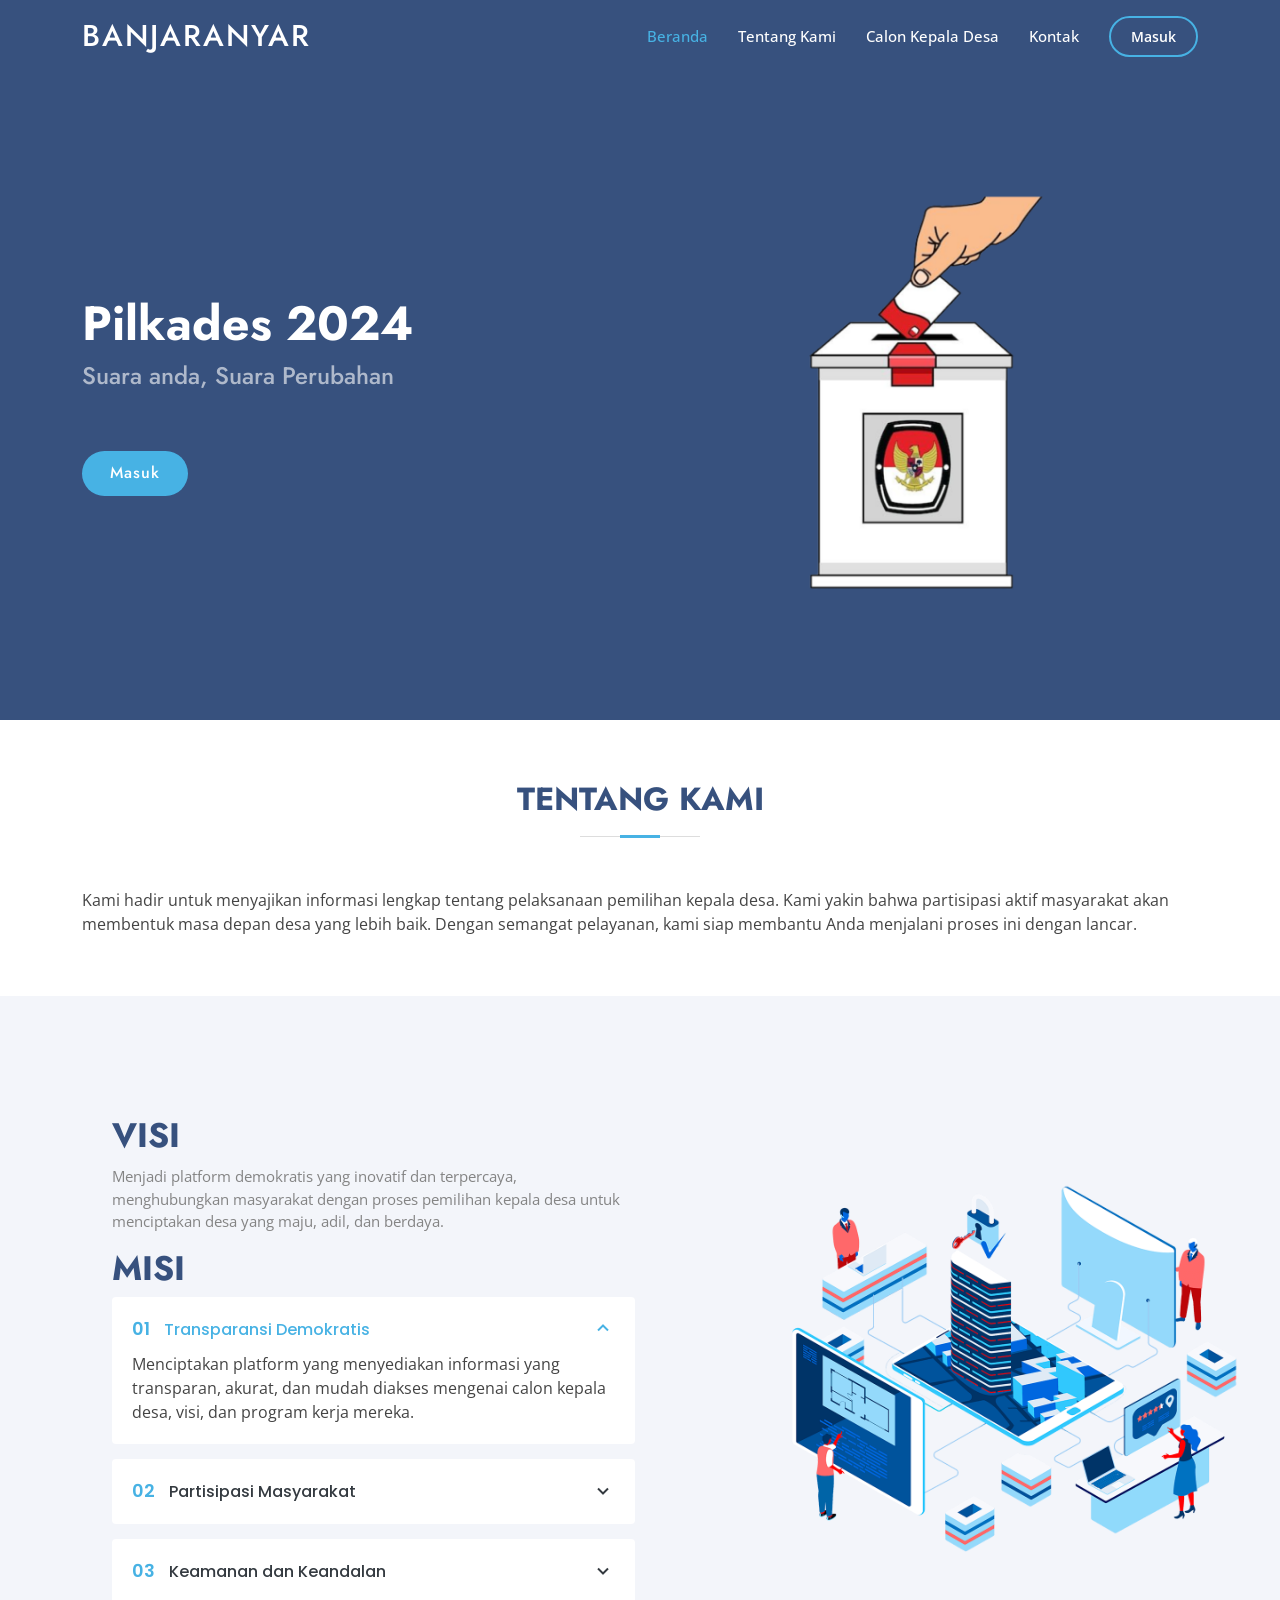
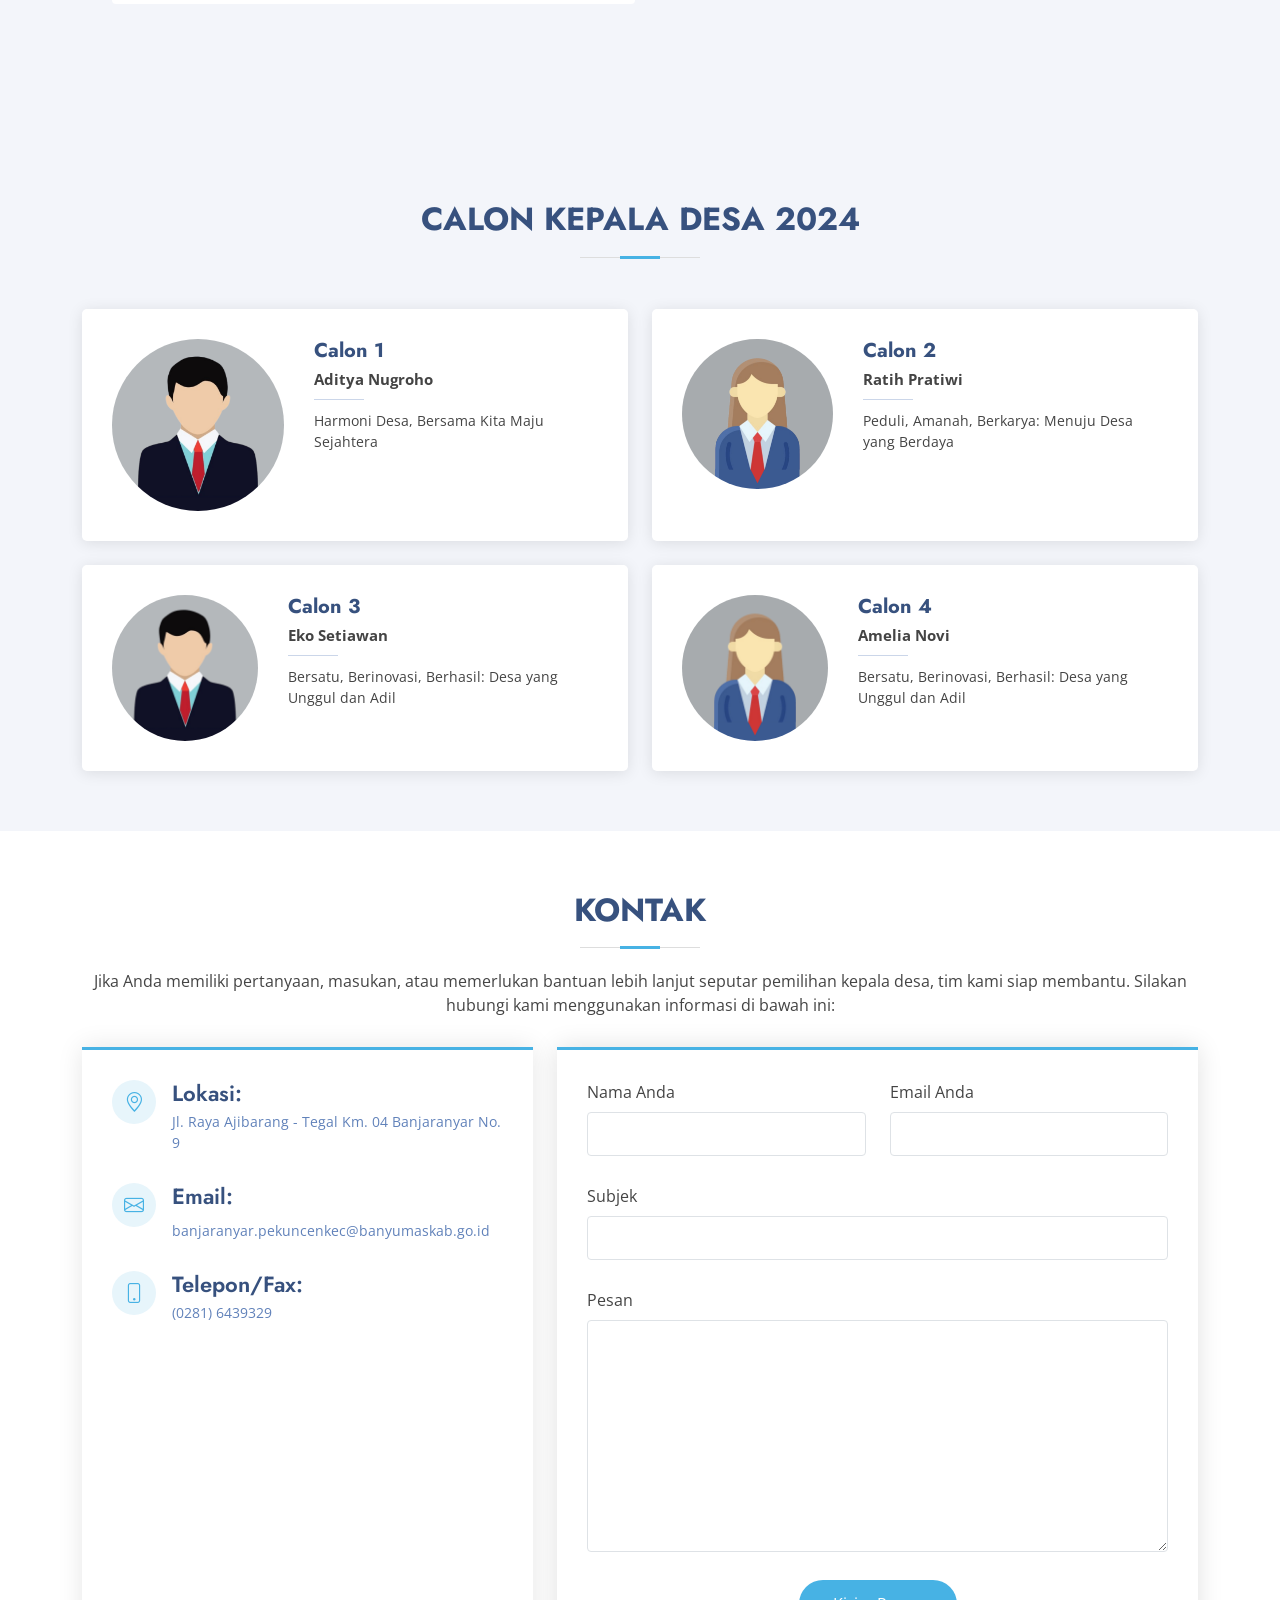
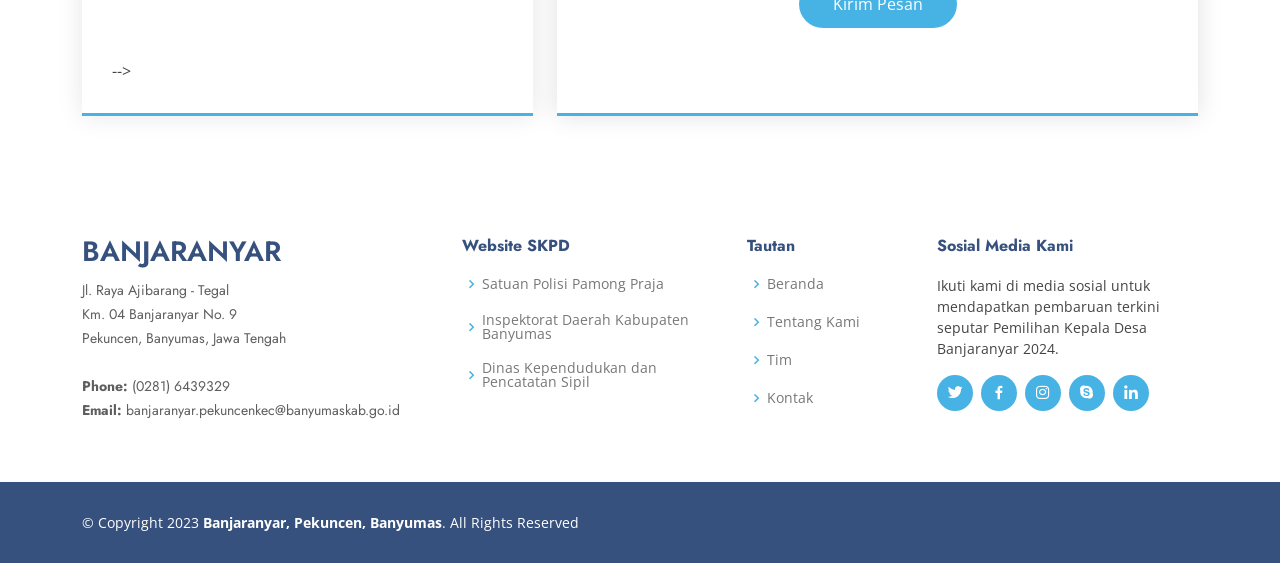
<file: index.html>
<!DOCTYPE html>
<html lang="en">

<head>
  <meta charset="utf-8">
  <meta content="width=device-width, initial-scale=1.0" name="viewport">

  <title>Pemilihan Kepala Desa Banjaranyar</title>
  <meta content="" name="description">
  <meta content="" name="keywords">

  <!-- Favicons -->
  <link href="logokpu.png" rel="icon">
  <link href="logokpu.png" rel="apple-touch-icon">

  <!-- Google Fonts -->
  <link href="https://fonts.googleapis.com/css?family=Open+Sans:300,300i,400,400i,600,600i,700,700i|Jost:300,300i,400,400i,500,500i,600,600i,700,700i|Poppins:300,300i,400,400i,500,500i,600,600i,700,700i" rel="stylesheet">

  <!-- Vendor CSS Files -->
  <link href="landing/assets/vendor/aos/aos.css" rel="stylesheet">
  <link href="landing/assets/vendor/bootstrap/css/bootstrap.min.css" rel="stylesheet">
  <link href="landing/assets/vendor/bootstrap-icons/bootstrap-icons.css" rel="stylesheet">
  <link href="landing/assets/vendor/boxicons/css/boxicons.min.css" rel="stylesheet">
  <link href="landing/assets/vendor/glightbox/css/glightbox.min.css" rel="stylesheet">
  <link href="landing/assets/vendor/remixicon/remixicon.css" rel="stylesheet">
  <link href="landing/assets/vendor/swiper/swiper-bundle.min.css" rel="stylesheet">

  <!-- Template Main CSS File -->
  <link href="landing/assets/css/style.css" rel="stylesheet">

  <!-- =======================================================
  * Template Name: Arsha
  * Updated: Sep 18 2023 with Bootstrap v5.3.2
  * Template URL: https://bootstrapmade.com/arsha-free-bootstrap-html-template-corporate/
  * Author: BootstrapMade.com
  * License: https://bootstrapmade.com/license/
  ======================================================== -->
</head>

<body>

  <!-- ======= Header ======= -->
  <header id="header" class="fixed-top ">
    <div class="container d-flex align-items-center">

      <h1 class="logo me-auto"><a href="index.html">Banjaranyar</a></h1>
      <!-- <h6>Jl. Raya Banjaranyar e-mail : banjaranyar.pekuncenkec@banyumaskab.go.id</h6> -->
      <!-- Uncomment below if you prefer to use an image logo -->
      <!-- <a href="index.html" class="logo me-auto"><img src="landing/assets/img/logo.png" alt="" class="img-fluid"></a>-->

      <nav id="navbar" class="navbar">
        <ul>
          <li><a class="nav-link scrollto active" href="#hero">Beranda</a></li>
          <li><a class="nav-link scrollto" href="#about">Tentang Kami</a></li>
          <li><a class="nav-link scrollto" href="#calon">Calon Kepala Desa</a></li>
          <!-- <li class="dropdown"><a href="#"><span>Drop Down</span> <i class="bi bi-chevron-down"></i></a>
            <ul>
              <li><a href="#">Drop Down 1</a></li>
              <li class="dropdown"><a href="#"><span>Deep Drop Down</span> <i class="bi bi-chevron-right"></i></a>
                <ul>
                  <li><a href="#">Deep Drop Down 1</a></li>
                  <li><a href="#">Deep Drop Down 2</a></li>
                  <li><a href="#">Deep Drop Down 3</a></li>
                  <li><a href="#">Deep Drop Down 4</a></li>
                  <li><a href="#">Deep Drop Down 5</a></li>
                </ul>
              </li>
              <li><a href="#">Drop Down 2</a></li>
              <li><a href="#">Drop Down 3</a></li>
              <li><a href="#">Drop Down 4</a></li>
            </ul>
          </li> -->
          <li><a class="nav-link scrollto" href="#contact">Kontak</a></li>
          <li><a class="getstarted scrollto" href="sign-in.html">Masuk</a></li>
        </ul>
        <i class="bi bi-list mobile-nav-toggle"></i>
      </nav><!-- .navbar -->

    </div>
  </header><!-- End Header -->

  <!-- ======= Hero Section ======= -->
  <section id="hero" class="d-flex align-items-center">

    <div class="container">
      <div class="row">
        <div class="col-lg-6 d-flex flex-column justify-content-center pt-4 pt-lg-0 order-2 order-lg-1" data-aos="fade-up" data-aos-delay="200">
          <h1>Pilkades 2024</h1>
          <h2>Suara anda, Suara Perubahan</h2>
          <div class="d-flex justify-content-center justify-content-lg-start">
            <a href="sign-in.html" class="btn-get-started scrollto">Masuk</a>
            <!-- <a href="https://www.youtube.com/watch?v=jDDaplaOz7Q" class="glightbox btn-watch-video"><i class="bi bi-play-circle"></i><span>Watch Video</span></a> -->
          </div>
        </div>
        <div class="col-lg-6 order-1 order-lg-2 hero-img" data-aos="zoom-in" data-aos-delay="200">
          <img src="landing/assets/img/kotaksuarabg.png" class="img-fluid animated" alt="">
        </div>
      </div>
    </div>

  </section><!-- End Hero -->

  <main id="main">

    <!-- ======= About Us Section ======= -->
    <section id="about" class="about">
      <div class="container" data-aos="fade-up">

        <div class="section-title">
          <h2>Tentang Kami</h2>
        </div>

        <div class="row content align-items-center">
          <div class="col-lg-14">
            <p>
              Kami hadir untuk menyajikan informasi lengkap tentang pelaksanaan pemilihan kepala desa. Kami yakin bahwa partisipasi aktif masyarakat akan membentuk masa depan desa yang lebih baik.
              Dengan semangat pelayanan, kami siap membantu Anda menjalani proses ini dengan lancar.
            </p>
        </div>
      </div>
    </section>
    <!-- End About Us Section -->

    <!-- ======= Why Us Section ======= -->
    <section id="why-us" class="why-us section-bg">
      <div class="container-fluid" data-aos="fade-up">

        <div class="row">
          <div class="col-lg-7 d-flex flex-column justify-content-center align-items-stretch  order-2 order-lg-1">

            <div class="content">
              <h3><strong>VISI</strong></h3>
              <p>
                Menjadi platform demokratis yang inovatif dan terpercaya, menghubungkan masyarakat dengan proses pemilihan kepala desa untuk menciptakan desa yang maju, adil, dan berdaya.
              </p>
              <h3><strong>MISI</strong></h3>
            </div>

            <div class="accordion-list">
              <ul>
                <li>
                  <a data-bs-toggle="collapse" class="collapse" data-bs-target="#accordion-list-1"><span>01</span> Transparansi Demokratis <i class="bx bx-chevron-down icon-show"></i><i class="bx bx-chevron-up icon-close"></i></a>
                  <div id="accordion-list-1" class="collapse show" data-bs-parent=".accordion-list">
                    <p>
                      Menciptakan platform yang menyediakan informasi yang transparan, akurat, dan mudah diakses mengenai calon kepala desa, visi, dan program kerja mereka.
                    </p>
                  </div>
                </li>

                <li>
                  <a data-bs-toggle="collapse" data-bs-target="#accordion-list-2" class="collapsed"><span>02</span> Partisipasi Masyarakat <i class="bx bx-chevron-down icon-show"></i><i class="bx bx-chevron-up icon-close"></i></a>
                  <div id="accordion-list-2" class="collapse" data-bs-parent=".accordion-list">
                    <p>
                      Mendorong partisipasi aktif masyarakat dalam proses demokratis melalui penyediaan informasi, forum diskusi, dan mekanisme umpan balik yang terbuka.
                    </p>
                  </div>
                </li>

                <li>
                  <a data-bs-toggle="collapse" data-bs-target="#accordion-list-3" class="collapsed"><span>03</span> Keamanan dan Keandalan <i class="bx bx-chevron-down icon-show"></i><i class="bx bx-chevron-up icon-close"></i></a>
                  <div id="accordion-list-3" class="collapse" data-bs-parent=".accordion-list">
                    <p>
                      Menyediakan sistem pemilihan online yang aman, handal, dan tahan terhadap kecurangan untuk memastikan integritas hasil pemilihan.
                    </p>
                  </div>
                </li>

              </ul>
            </div>

          </div>

          <div class="col-lg-5 align-items-stretch order-1 order-lg-2 img" style='background-image: url("landing/assets/img/why-us.png");' data-aos="zoom-in" data-aos-delay="150">&nbsp;</div>
        </div>

      </div>
    </section>
    <!-- End Why Us Section -->

    <!-- ======= Team Section ======= -->
    <section id="calon" class="team section-bg">
      <div class="container" data-aos="fade-up">

        <div class="section-title">
          <h2>Calon Kepala Desa 2024</h2>
        </div>

        <div class="row">

          <div class="col-lg-6" data-aos="zoom-in" data-aos-delay="100">
            <div class="member d-flex align-items-start">
              <div class="pic"><img src="assets/foto/Fotocowo.png" class="img-fluid" alt=""></div>
              <div class="member-info">
                <h4>Calon 1</h4>
                <span>
                  <strong>Aditya Nugroho</strong>
                </span>
                <p>Harmoni Desa, Bersama Kita Maju Sejahtera</p>
                <!-- <div class="social">
                  <a href=""><i class="ri-twitter-fill"></i></a>
                  <a href=""><i class="ri-facebook-fill"></i></a>
                  <a href=""><i class="ri-instagram-fill"></i></a>
                  <a href=""> <i class="ri-linkedin-box-fill"></i> </a>
                </div> -->
              </div>
            </div>
          </div>

          <div class="col-lg-6 mt-4 mt-lg-0" data-aos="zoom-in" data-aos-delay="200">
            <div class="member d-flex align-items-start">
              <div class="pic"><img src="assets/foto/Fotocewe.png" class="img-fluid" alt=""></div>
              <div class="member-info">
                <h4>Calon 2</h4>
                <span>
                  <strong>Ratih Pratiwi</strong>
                </span>
                <p>Peduli, Amanah, Berkarya: Menuju Desa yang Berdaya</p>
              </div>
            </div>
          </div>

          <div class="col-lg-6 mt-4" data-aos="zoom-in" data-aos-delay="300">
            <div class="member d-flex align-items-start">
              <div class="pic"><img src="assets/foto/Fotocowo.png" class="img-fluid" alt=""></div>
              <div class="member-info">
                <h4>Calon 3</h4>
                <span>
                  <strong>Eko Setiawan</strong>
                </span>
                <p>Bersatu, Berinovasi, Berhasil: Desa yang Unggul dan Adil</p>
              </div>
            </div>
          </div>

          <div class="col-lg-6 mt-4" data-aos="zoom-in" data-aos-delay="400">
            <div class="member d-flex align-items-start">
              <div class="pic"><img src="assets/foto/Fotocewe.png" class="img-fluid" alt=""></div>
              <div class="member-info">
                <h4>Calon 4</h4>
                <span>
                  <strong>Amelia Novi</strong>
                </span>
                <p>Bersatu, Berinovasi, Berhasil: Desa yang Unggul dan Adil</p>
              </div>
            </div>
          </div>
        </div>
      </div>
    </section>
    <!-- End Team Section -->

    <!-- ======= Contact Section ======= -->
    <section id="contact" class="contact">
      <div class="container" data-aos="fade-up">

        <div class="section-title">
          <h2>Kontak</h2>
          <p>
            Jika Anda memiliki pertanyaan, masukan, atau memerlukan bantuan lebih lanjut seputar pemilihan kepala desa, tim kami siap membantu. Silakan hubungi kami menggunakan informasi di bawah ini:          </p>
        </div>

        <div class="row">

          <div class="col-lg-5 d-flex align-items-stretch">
            <div class="info">
              <div class="address">
                <i class="bi bi-geo-alt"></i>
                <h4>Lokasi:</h4>
                <p>Jl. Raya Ajibarang - Tegal Km. 04 Banjaranyar No. 9</p>
              </div>

              <div class="email">
                <i class="bi bi-envelope"></i>
                <h4>Email:</h4>
                <p>banjaranyar.pekuncenkec@banyumaskab.go.id</p>
              </div>

              <div class="phone">
                <i class="bi bi-phone"></i>
                <h4>Telepon/Fax:</h4>
                <p>(0281) 6439329</p>
              </div>

              <iframe src="https://www.google.com/maps/embed?pb=!1m18!1m12!1m3!1d3954.9499240813767!2d109.0720699!3d-7.3703443!2m3!1f0!2f0!3f0!3m2!1i1024!2i768!4f13.1!3m3!1m2!1s0x2e65620ba3e8d309%3A0xd61998457b005cba!2sBanjaranyar%2C%20Kec.%20Pekuncen%2C%20Kabupaten%20Banyumas%2C%20Jawa%20Tengah!5e0!3m2!1sen!2sid!4v1665739822285!5m2!1sen!2sid" width="460" height="300" style="border:0;" allowfullscreen="" loading="lazy"></iframe> -->
              <!-- <iframe src="https://www.google.com/maps/embed?pb=@-7.3643699,109.0746621,219m/data=!3m1!1e3!4m15!1m8!3m7!1s0x2e65620ba3e8d309:0xd61998457b005cba!2sBanjaranyar,+Kec.+Pekuncen,+Kabupaten+Banyumas,+Jawa+Tengah!3b1!8m2!3d-7.3703443!4d109.0720699!16s%2Fg%2F121v7wvs!3m5!1s0x2e6563b12c565965:0x4594beccae492a3a!8m2!3d-7.3642849!4d109.0747627!16s%2Fg%2F11t994ddmp!5m1!1e4?entry=ttu" frameborder="0" style="border:0; width: 100%; height: 290px;" allowfullscreen></iframe> -->
            </div>

          </div>

          <div class="col-lg-7 mt-5 mt-lg-0 d-flex align-items-stretch">
            <form action="landing/forms/contact.php" method="post" role="form" class="php-email-form">
              <div class="row">
                <div class="form-group col-md-6">
                  <label for="name">Nama Anda</label>
                  <input type="text" name="name" class="form-control" id="name" required>
                </div>
                <div class="form-group col-md-6">
                  <label for="name">Email Anda</label>
                  <input type="email" class="form-control" name="email" id="email" required>
                </div>
              </div>
              <div class="form-group">
                <label for="name">Subjek</label>
                <input type="text" class="form-control" name="subject" id="subject" required>
              </div>
              <div class="form-group">
                <label for="name">Pesan</label>
                <textarea class="form-control" name="message" rows="10" required></textarea>
              </div>
              <div class="my-3">
                <div class="loading">Loading</div>
                <div class="error-message"></div>
                <div class="sent-message">Pesan anda terlah terkirim. Terimakasih!</div>
              </div>
              <div class="text-center"><button type="submit">Kirim Pesan</button></div>
            </form>
          </div>

        </div>

      </div>
    </section>
    <!-- End Contact Section -->

  </main><!-- End #main -->

  <!-- ======= Footer ======= -->
  <footer id="footer">
    <div class="footer-top">
      <div class="container">
        <div class="row">

          <div class="col-lg-4 col-md-6 footer-contact">
            <h3>Banjaranyar</h3>
            <p>
              Jl. Raya Ajibarang - Tegal <br>
              Km. 04 Banjaranyar No. 9<br>
              Pekuncen, Banyumas, Jawa Tengah <br><br>
              <strong>Phone:</strong> (0281) 6439329<br>
              <strong>Email:</strong> banjaranyar.pekuncenkec@banyumaskab.go.id<br>
            </p>
          </div>

          <div class="col-lg-3 col-md-6 footer-links">
            <h4>Website SKPD</h4>
            <ul>
              <li><i class="bx bx-chevron-right"></i> <a href="http://satpolpp.banyumaskab.go.id/">Satuan Polisi Pamong Praja</a></li>
              <li><i class="bx bx-chevron-right"></i> <a href="http://inspektorat.banyumaskab.go.id/">Inspektorat Daerah Kabupaten Banyumas</a></li>
              <li><i class="bx bx-chevron-right"></i> <a href="http://dindukcapil.banyumaskab.go.id/">Dinas Kependudukan dan Pencatatan Sipil</a></li>
            </ul>
          </div>
          
          <div class="col-lg-2 col-md-6 footer-links">
            <h4>Tautan</h4>
            <ul>
              <li><i class="bx bx-chevron-right"></i> <a href="#hero">Beranda</a></li>
              <li><i class="bx bx-chevron-right"></i> <a href="#about">Tentang Kami</a></li>
              <li><i class="bx bx-chevron-right"></i> <a href="#team">Tim</a></li>
              <li><i class="bx bx-chevron-right"></i> <a href="#contact">Kontak</a></li>
            </ul>
          </div>

          <div class="col-lg-3 col-md-6 footer-links">
            <h4>Sosial Media Kami</h4>
            <p>
              Ikuti kami di media sosial untuk mendapatkan pembaruan terkini seputar Pemilihan Kepala Desa Banjaranyar 2024.
            </p>
            <div class="social-links mt-3">
              <a href="#" class="twitter"><i class="bx bxl-twitter"></i></a>
              <a href="#" class="facebook"><i class="bx bxl-facebook"></i></a>
              <a href="#" class="instagram"><i class="bx bxl-instagram"></i></a>
              <a href="#" class="google-plus"><i class="bx bxl-skype"></i></a>
              <a href="#" class="linkedin"><i class="bx bxl-linkedin"></i></a>
            </div>
          </div>

        </div>
      </div>
    </div>

    <div class="container footer-bottom clearfix">
      <div class="copyright">
        &copy; Copyright 2023 <strong><span>Banjaranyar, Pekuncen, Banyumas</span></strong>. All Rights Reserved
      <!-- </div> -->
      <!-- <div class="credits"> -->
        <!-- All the links in the footer should remain intact. -->
        <!-- You can delete the links only if you purchased the pro version. -->
        <!-- Licensing information: https://bootstrapmade.com/license/ -->
        <!-- Purchase the pro version with working PHP/AJAX contact form: https://bootstrapmade.com/arsha-free-bootstrap-html-template-corporate/ -->
        <!-- Designed by <a href="https://bootstrapmade.com/">BootstrapMade</a> -->
      <!-- </div> -->
    </div>
  </footer>
  <!-- End Footer -->

  <div id="preloader"></div>
  <a href="#" class="back-to-top d-flex align-items-center justify-content-center"><i class="bi bi-arrow-up-short"></i></a>

  <!-- Vendor JS Files -->
  <script src="landing/assets/vendor/aos/aos.js"></script>
  <script src="landing/assets/vendor/bootstrap/js/bootstrap.bundle.min.js"></script>
  <script src="landing/assets/vendor/glightbox/js/glightbox.min.js"></script>
  <script src="landing/assets/vendor/isotope-layout/isotope.pkgd.min.js"></script>
  <script src="landing/assets/vendor/swiper/swiper-bundle.min.js"></script>
  <script src="landing/assets/vendor/waypoints/noframework.waypoints.js"></script>
  <script src="landing/assets/vendor/php-email-form/validate.js"></script>

  <!-- Template Main JS File -->
  <script src="landing/assets/js/main.js"></script>

</body>

</html>
</file>
<file: landing/assets/css/style.css>
/**
* Template Name: Arsha
* Updated: Sep 18 2023 with Bootstrap v5.3.2
* Template URL: https://bootstrapmade.com/arsha-free-bootstrap-html-template-corporate/
* Author: BootstrapMade.com
* License: https://bootstrapmade.com/license/
*/

/*--------------------------------------------------------------
# General
--------------------------------------------------------------*/
body {
  font-family: "Open Sans", sans-serif;
  color: #444444;
}

a {
  color: #47b2e4;
  text-decoration: none;
}

a:hover {
  color: #73c5eb;
  text-decoration: none;
}

h1,
h2,
h3,
h4,
h5,
h6 {
  font-family: "Jost", sans-serif;
}

/*--------------------------------------------------------------
# Preloader
--------------------------------------------------------------*/
#preloader {
  position: fixed;
  top: 0;
  left: 0;
  right: 0;
  bottom: 0;
  z-index: 9999;
  overflow: hidden;
  background: #37517e;
}

#preloader:before {
  content: "";
  position: fixed;
  top: calc(50% - 30px);
  left: calc(50% - 30px);
  border: 6px solid #37517e;
  border-top-color: #fff;
  border-bottom-color: #fff;
  border-radius: 50%;
  width: 60px;
  height: 60px;
  animation: animate-preloader 1s linear infinite;
}

@keyframes animate-preloader {
  0% {
    transform: rotate(0deg);
  }

  100% {
    transform: rotate(360deg);
  }
}

/*--------------------------------------------------------------
# Back to top button
--------------------------------------------------------------*/
.back-to-top {
  position: fixed;
  visibility: hidden;
  opacity: 0;
  right: 15px;
  bottom: 15px;
  z-index: 996;
  background: #47b2e4;
  width: 40px;
  height: 40px;
  border-radius: 50px;
  transition: all 0.4s;
}

.back-to-top i {
  font-size: 24px;
  color: #fff;
  line-height: 0;
}

.back-to-top:hover {
  background: #6bc1e9;
  color: #fff;
}

.back-to-top.active {
  visibility: visible;
  opacity: 1;
}

/*--------------------------------------------------------------
# Header
--------------------------------------------------------------*/
#header {
  transition: all 0.5s;
  z-index: 997;
  padding: 15px 0;
}

#header.header-scrolled,
#header.header-inner-pages {
  background: rgba(40, 58, 90, 0.9);
}

#header .logo {
  font-size: 30px;
  margin: 0;
  padding: 0;
  line-height: 1;
  font-weight: 500;
  letter-spacing: 2px;
  text-transform: uppercase;
}

#header .logo a {
  color: #fff;
}

#header .logo img {
  max-height: 40px;
}

/*--------------------------------------------------------------
# Navigation Menu
--------------------------------------------------------------*/
/**
* Desktop Navigation 
*/
.navbar {
  padding: 0;
}

.navbar ul {
  margin: 0;
  padding: 0;
  display: flex;
  list-style: none;
  align-items: center;
}

.navbar li {
  position: relative;
}

.navbar a,
.navbar a:focus {
  display: flex;
  align-items: center;
  justify-content: space-between;
  padding: 10px 0 10px 30px;
  font-size: 15px;
  font-weight: 500;
  color: #fff;
  white-space: nowrap;
  transition: 0.3s;
}

.navbar a i,
.navbar a:focus i {
  font-size: 12px;
  line-height: 0;
  margin-left: 5px;
}

.navbar a:hover,
.navbar .active,
.navbar .active:focus,
.navbar li:hover>a {
  color: #47b2e4;
}

.navbar .getstarted,
.navbar .getstarted:focus {
  padding: 8px 20px;
  margin-left: 30px;
  border-radius: 50px;
  color: #fff;
  font-size: 14px;
  border: 2px solid #47b2e4;
  font-weight: 600;
}

.navbar .getstarted:hover,
.navbar .getstarted:focus:hover {
  color: #fff;
  background: #31a9e1;
}

.navbar .dropdown ul {
  display: block;
  position: absolute;
  left: 14px;
  top: calc(100% + 30px);
  margin: 0;
  padding: 10px 0;
  z-index: 99;
  opacity: 0;
  visibility: hidden;
  background: #fff;
  box-shadow: 0px 0px 30px rgba(127, 137, 161, 0.25);
  transition: 0.3s;
  border-radius: 4px;
}

.navbar .dropdown ul li {
  min-width: 200px;
}

.navbar .dropdown ul a {
  padding: 10px 20px;
  font-size: 14px;
  text-transform: none;
  font-weight: 500;
  color: #0c3c53;
}

.navbar .dropdown ul a i {
  font-size: 12px;
}

.navbar .dropdown ul a:hover,
.navbar .dropdown ul .active:hover,
.navbar .dropdown ul li:hover>a {
  color: #47b2e4;
}

.navbar .dropdown:hover>ul {
  opacity: 1;
  top: 100%;
  visibility: visible;
}

.navbar .dropdown .dropdown ul {
  top: 0;
  left: calc(100% - 30px);
  visibility: hidden;
}

.navbar .dropdown .dropdown:hover>ul {
  opacity: 1;
  top: 0;
  left: 100%;
  visibility: visible;
}

@media (max-width: 1366px) {
  .navbar .dropdown .dropdown ul {
    left: -90%;
  }

  .navbar .dropdown .dropdown:hover>ul {
    left: -100%;
  }
}

/**
* Mobile Navigation 
*/
.mobile-nav-toggle {
  color: #fff;
  font-size: 28px;
  cursor: pointer;
  display: none;
  line-height: 0;
  transition: 0.5s;
}

.mobile-nav-toggle.bi-x {
  color: #fff;
}

@media (max-width: 991px) {
  .mobile-nav-toggle {
    display: block;
  }

  .navbar ul {
    display: none;
  }
}

.navbar-mobile {
  position: fixed;
  overflow: hidden;
  top: 0;
  right: 0;
  left: 0;
  bottom: 0;
  background: rgba(40, 58, 90, 0.9);
  transition: 0.3s;
  z-index: 999;
}

.navbar-mobile .mobile-nav-toggle {
  position: absolute;
  top: 15px;
  right: 15px;
}

.navbar-mobile ul {
  display: block;
  position: absolute;
  top: 55px;
  right: 15px;
  bottom: 15px;
  left: 15px;
  padding: 10px 0;
  border-radius: 10px;
  background-color: #fff;
  overflow-y: auto;
  transition: 0.3s;
}

.navbar-mobile a,
.navbar-mobile a:focus {
  padding: 10px 20px;
  font-size: 15px;
  color: #37517e;
}

.navbar-mobile a:hover,
.navbar-mobile .active,
.navbar-mobile li:hover>a {
  color: #47b2e4;
}

.navbar-mobile .getstarted,
.navbar-mobile .getstarted:focus {
  margin: 15px;
  color: #37517e;
}

.navbar-mobile .dropdown ul {
  position: static;
  display: none;
  margin: 10px 20px;
  padding: 10px 0;
  z-index: 99;
  opacity: 1;
  visibility: visible;
  background: #fff;
  box-shadow: 0px 0px 30px rgba(127, 137, 161, 0.25);
}

.navbar-mobile .dropdown ul li {
  min-width: 200px;
}

.navbar-mobile .dropdown ul a {
  padding: 10px 20px;
}

.navbar-mobile .dropdown ul a i {
  font-size: 12px;
}

.navbar-mobile .dropdown ul a:hover,
.navbar-mobile .dropdown ul .active:hover,
.navbar-mobile .dropdown ul li:hover>a {
  color: #47b2e4;
}

.navbar-mobile .dropdown>.dropdown-active {
  display: block;
  visibility: visible !important;
}

/*--------------------------------------------------------------
# Hero Section
--------------------------------------------------------------*/
#hero {
  width: 100%;
  height: 80vh;
  background: #37517e;
}

#hero .container {
  padding-top: 72px;
}

#hero h1 {
  margin: 0 0 10px 0;
  font-size: 48px;
  font-weight: 700;
  line-height: 56px;
  color: #fff;
}

#hero h2 {
  color: rgba(255, 255, 255, 0.6);
  margin-bottom: 50px;
  font-size: 24px;
}

#hero .btn-get-started {
  font-family: "Jost", sans-serif;
  font-weight: 500;
  font-size: 16px;
  letter-spacing: 1px;
  display: inline-block;
  padding: 10px 28px 11px 28px;
  border-radius: 50px;
  transition: 0.5s;
  margin: 10px 0 0 0;
  color: #fff;
  background: #47b2e4;
}

#hero .btn-get-started:hover {
  background: #209dd8;
}

#hero .btn-watch-video {
  font-size: 16px;
  display: flex;
  align-items: center;
  transition: 0.5s;
  margin: 10px 0 0 25px;
  color: #fff;
  line-height: 1;
}

#hero .btn-watch-video i {
  line-height: 0;
  color: #fff;
  font-size: 32px;
  transition: 0.3s;
  margin-right: 8px;
}

#hero .btn-watch-video:hover i {
  color: #47b2e4;
}

#hero .animated {
  animation: up-down 2s ease-in-out infinite alternate-reverse both;
}

@media (max-width: 991px) {
  #hero {
    height: 100vh;
    text-align: center;
  }

  #hero .animated {
    animation: none;
  }

  #hero .hero-img {
    text-align: center;
  }

  #hero .hero-img img {
    width: 50%;
  }
}

@media (max-width: 768px) {
  #hero h1 {
    font-size: 28px;
    line-height: 36px;
  }

  #hero h2 {
    font-size: 18px;
    line-height: 24px;
    margin-bottom: 30px;
  }

  #hero .hero-img img {
    width: 70%;
  }
}

@media (max-width: 575px) {
  #hero .hero-img img {
    width: 80%;
  }

  #hero .btn-get-started {
    font-size: 16px;
    padding: 10px 24px 11px 24px;
  }
}

@keyframes up-down {
  0% {
    transform: translateY(10px);
  }

  100% {
    transform: translateY(-10px);
  }
}

/*--------------------------------------------------------------
# Sections General
--------------------------------------------------------------*/
section {
  padding: 60px 0;
  overflow: hidden;
}

.section-bg {
  background-color: #f3f5fa;
}

.section-title {
  text-align: center;
  padding-bottom: 30px;
}

.section-title h2 {
  font-size: 32px;
  font-weight: bold;
  text-transform: uppercase;
  margin-bottom: 20px;
  padding-bottom: 20px;
  position: relative;
  color: #37517e;
}

.section-title h2::before {
  content: "";
  position: absolute;
  display: block;
  width: 120px;
  height: 1px;
  background: #ddd;
  bottom: 1px;
  left: calc(50% - 60px);
}

.section-title h2::after {
  content: "";
  position: absolute;
  display: block;
  width: 40px;
  height: 3px;
  background: #47b2e4;
  bottom: 0;
  left: calc(50% - 20px);
}

.section-title p {
  margin-bottom: 0;
}

/*--------------------------------------------------------------
# Clients
--------------------------------------------------------------*/
.clients {
  padding: 12px 0;
  text-align: center;
}

.clients img {
  max-width: 45%;
  transition: all 0.4s ease-in-out;
  display: inline-block;
  padding: 15px 0;
  filter: grayscale(100);
}

.clients img:hover {
  filter: none;
  transform: scale(1.1);
}

@media (max-width: 768px) {
  .clients img {
    max-width: 40%;
  }
}

/*--------------------------------------------------------------
# About Us
--------------------------------------------------------------*/
.about .content h3 {
  font-weight: 600;
  font-size: 26px;
}

.about .content ul {
  list-style: none;
  padding: 0;
}

.about .content ul li {
  padding-left: 28px;
  position: relative;
}

.about .content ul li+li {
  margin-top: 10px;
}

.about .content ul i {
  position: absolute;
  left: 0;
  top: 2px;
  font-size: 20px;
  color: #47b2e4;
  line-height: 1;
}

.about .content p:last-child {
  margin-bottom: 0;
}

.about .content .btn-learn-more {
  font-family: "Poppins", sans-serif;
  font-weight: 500;
  font-size: 14px;
  letter-spacing: 1px;
  display: inline-block;
  padding: 12px 32px;
  border-radius: 4px;
  transition: 0.3s;
  line-height: 1;
  color: #47b2e4;
  animation-delay: 0.8s;
  margin-top: 6px;
  border: 2px solid #47b2e4;
}

.about .content .btn-learn-more:hover {
  background: #47b2e4;
  color: #fff;
  text-decoration: none;
}

/*--------------------------------------------------------------
# Why Us
--------------------------------------------------------------*/
.why-us .content {
  padding: 60px 100px 0 100px;
}

.why-us .content h3 {
  font-weight: 400;
  font-size: 34px;
  color: #37517e;
}

.why-us .content h4 {
  font-size: 20px;
  font-weight: 700;
  margin-top: 5px;
}

.why-us .content p {
  font-size: 15px;
  color: #848484;
}

.why-us .img {
  background-size: contain;
  background-repeat: no-repeat;
  background-position: center center;
}

.why-us .accordion-list {
  padding: 0 100px 60px 100px;
}

.why-us .accordion-list ul {
  padding: 0;
  list-style: none;
}

.why-us .accordion-list li+li {
  margin-top: 15px;
}

.why-us .accordion-list li {
  padding: 20px;
  background: #fff;
  border-radius: 4px;
}

.why-us .accordion-list a {
  display: block;
  position: relative;
  font-family: "Poppins", sans-serif;
  font-size: 16px;
  line-height: 24px;
  font-weight: 500;
  padding-right: 30px;
  outline: none;
  cursor: pointer;
}

.why-us .accordion-list span {
  color: #47b2e4;
  font-weight: 600;
  font-size: 18px;
  padding-right: 10px;
}

.why-us .accordion-list i {
  font-size: 24px;
  position: absolute;
  right: 0;
  top: 0;
}

.why-us .accordion-list p {
  margin-bottom: 0;
  padding: 10px 0 0 0;
}

.why-us .accordion-list .icon-show {
  display: none;
}

.why-us .accordion-list a.collapsed {
  color: #343a40;
}

.why-us .accordion-list a.collapsed:hover {
  color: #47b2e4;
}

.why-us .accordion-list a.collapsed .icon-show {
  display: inline-block;
}

.why-us .accordion-list a.collapsed .icon-close {
  display: none;
}

@media (max-width: 1024px) {

  .why-us .content,
  .why-us .accordion-list {
    padding-left: 0;
    padding-right: 0;
  }
}

@media (max-width: 992px) {
  .why-us .img {
    min-height: 400px;
  }

  .why-us .content {
    padding-top: 30px;
  }

  .why-us .accordion-list {
    padding-bottom: 30px;
  }
}

@media (max-width: 575px) {
  .why-us .img {
    min-height: 200px;
  }
}

/*--------------------------------------------------------------
# Skills
--------------------------------------------------------------*/
.skills .content h3 {
  font-weight: 700;
  font-size: 32px;
  color: #37517e;
  font-family: "Poppins", sans-serif;
}

.skills .content ul {
  list-style: none;
  padding: 0;
}

.skills .content ul li {
  padding-bottom: 10px;
}

.skills .content ul i {
  font-size: 20px;
  padding-right: 4px;
  color: #47b2e4;
}

.skills .content p:last-child {
  margin-bottom: 0;
}

.skills .progress {
  height: 60px;
  display: block;
  background: none;
  border-radius: 0;
}

.skills .progress .skill {
  padding: 0;
  margin: 0 0 6px 0;
  text-transform: uppercase;
  display: block;
  font-weight: 600;
  font-family: "Poppins", sans-serif;
  color: #37517e;
}

.skills .progress .skill .val {
  float: right;
  font-style: normal;
}

.skills .progress-bar-wrap {
  background: #e8edf5;
  height: 10px;
}

.skills .progress-bar {
  width: 1px;
  height: 10px;
  transition: 0.9s;
  background-color: #4668a2;
}

/*--------------------------------------------------------------
# Services
--------------------------------------------------------------*/
.services .icon-box {
  box-shadow: 0px 0 25px 0 rgba(0, 0, 0, 0.1);
  padding: 50px 30px;
  transition: all ease-in-out 0.4s;
  background: #fff;
}

.services .icon-box .icon {
  margin-bottom: 10px;
}

.services .icon-box .icon i {
  color: #47b2e4;
  font-size: 36px;
  transition: 0.3s;
}

.services .icon-box h4 {
  font-weight: 500;
  margin-bottom: 15px;
  font-size: 24px;
}

.services .icon-box h4 a {
  color: #37517e;
  transition: ease-in-out 0.3s;
}

.services .icon-box p {
  line-height: 24px;
  font-size: 14px;
  margin-bottom: 0;
}

.services .icon-box:hover {
  transform: translateY(-10px);
}

.services .icon-box:hover h4 a {
  color: #47b2e4;
}

/*--------------------------------------------------------------
# Cta
--------------------------------------------------------------*/
.cta {
  background: linear-gradient(rgba(40, 58, 90, 0.9), rgba(40, 58, 90, 0.9)), url("../img/cta-bg.jpg") fixed center center;
  background-size: cover;
  padding: 120px 0;
}

.cta h3 {
  color: #fff;
  font-size: 28px;
  font-weight: 700;
}

.cta p {
  color: #fff;
}

.cta .cta-btn {
  font-family: "Jost", sans-serif;
  font-weight: 500;
  font-size: 16px;
  letter-spacing: 1px;
  display: inline-block;
  padding: 12px 40px;
  border-radius: 50px;
  transition: 0.5s;
  margin: 10px;
  border: 2px solid #fff;
  color: #fff;
}

.cta .cta-btn:hover {
  background: #47b2e4;
  border: 2px solid #47b2e4;
}

@media (max-width: 1024px) {
  .cta {
    background-attachment: scroll;
  }
}

@media (min-width: 769px) {
  .cta .cta-btn-container {
    display: flex;
    align-items: center;
    justify-content: flex-end;
  }
}

/*--------------------------------------------------------------
# Portfolio
--------------------------------------------------------------*/
.portfolio #portfolio-flters {
  list-style: none;
  margin-bottom: 20px;
}

.portfolio #portfolio-flters li {
  cursor: pointer;
  display: inline-block;
  margin: 10px 5px;
  font-size: 15px;
  font-weight: 500;
  line-height: 1;
  color: #444444;
  transition: all 0.3s;
  padding: 8px 20px;
  border-radius: 50px;
  font-family: "Poppins", sans-serif;
}

.portfolio #portfolio-flters li:hover,
.portfolio #portfolio-flters li.filter-active {
  background: #47b2e4;
  color: #fff;
}

.portfolio .portfolio-item {
  margin-bottom: 30px;
}

.portfolio .portfolio-item .portfolio-img {
  overflow: hidden;
}

.portfolio .portfolio-item .portfolio-img img {
  transition: all 0.6s;
}

.portfolio .portfolio-item .portfolio-info {
  opacity: 0;
  position: absolute;
  left: 15px;
  bottom: 0;
  z-index: 3;
  right: 15px;
  transition: all 0.3s;
  background: rgba(55, 81, 126, 0.8);
  padding: 10px 15px;
}

.portfolio .portfolio-item .portfolio-info h4 {
  font-size: 18px;
  color: #fff;
  font-weight: 600;
  color: #fff;
  margin-bottom: 0px;
}

.portfolio .portfolio-item .portfolio-info p {
  color: #f9fcfe;
  font-size: 14px;
  margin-bottom: 0;
}

.portfolio .portfolio-item .portfolio-info .preview-link,
.portfolio .portfolio-item .portfolio-info .details-link {
  position: absolute;
  right: 40px;
  font-size: 24px;
  top: calc(50% - 18px);
  color: #fff;
  transition: 0.3s;
}

.portfolio .portfolio-item .portfolio-info .preview-link:hover,
.portfolio .portfolio-item .portfolio-info .details-link:hover {
  color: #47b2e4;
}

.portfolio .portfolio-item .portfolio-info .details-link {
  right: 10px;
}

.portfolio .portfolio-item:hover .portfolio-img img {
  transform: scale(1.15);
}

.portfolio .portfolio-item:hover .portfolio-info {
  opacity: 1;
}

/*--------------------------------------------------------------
# Portfolio Details
--------------------------------------------------------------*/
.portfolio-details {
  padding-top: 40px;
}

.portfolio-details .portfolio-details-slider img {
  width: 100%;
}

.portfolio-details .portfolio-details-slider .swiper-pagination {
  margin-top: 20px;
  position: relative;
}

.portfolio-details .portfolio-details-slider .swiper-pagination .swiper-pagination-bullet {
  width: 12px;
  height: 12px;
  background-color: #fff;
  opacity: 1;
  border: 1px solid #47b2e4;
}

.portfolio-details .portfolio-details-slider .swiper-pagination .swiper-pagination-bullet-active {
  background-color: #47b2e4;
}

.portfolio-details .portfolio-info {
  padding: 30px;
  box-shadow: 0px 0 30px rgba(55, 81, 126, 0.08);
}

.portfolio-details .portfolio-info h3 {
  font-size: 22px;
  font-weight: 700;
  margin-bottom: 20px;
  padding-bottom: 20px;
  border-bottom: 1px solid #eee;
}

.portfolio-details .portfolio-info ul {
  list-style: none;
  padding: 0;
  font-size: 15px;
}

.portfolio-details .portfolio-info ul li+li {
  margin-top: 10px;
}

.portfolio-details .portfolio-description {
  padding-top: 30px;
}

.portfolio-details .portfolio-description h2 {
  font-size: 26px;
  font-weight: 700;
  margin-bottom: 20px;
}

.portfolio-details .portfolio-description p {
  padding: 0;
}

/*--------------------------------------------------------------
# Team
--------------------------------------------------------------*/
.team .member {
  position: relative;
  box-shadow: 0px 2px 15px rgba(0, 0, 0, 0.1);
  padding: 30px;
  border-radius: 5px;
  background: #fff;
  transition: 0.5s;
  height: 100%;
}

.team .member .pic {
  overflow: hidden;
  width: 180px;
  border-radius: 50%;
}

.team .member .pic img {
  transition: ease-in-out 0.3s;
}

.team .member:hover {
  transform: translateY(-10px);
}

.team .member .member-info {
  padding-left: 30px;
}

.team .member h4 {
  font-weight: 700;
  margin-bottom: 5px;
  font-size: 20px;
  color: #37517e;
}

.team .member span {
  display: block;
  font-size: 15px;
  padding-bottom: 10px;
  position: relative;
  font-weight: 500;
}

.team .member span::after {
  content: "";
  position: absolute;
  display: block;
  width: 50px;
  height: 1px;
  background: #cbd6e9;
  bottom: 0;
  left: 0;
}

.team .member p {
  margin: 10px 0 0 0;
  font-size: 14px;
}

.team .member .social {
  margin-top: 12px;
  display: flex;
  align-items: center;
  justify-content: flex-start;
}

.team .member .social a {
  transition: ease-in-out 0.3s;
  display: flex;
  align-items: center;
  justify-content: center;
  border-radius: 50px;
  width: 32px;
  height: 32px;
  background: #eff2f8;
}

.team .member .social a i {
  color: #37517e;
  font-size: 16px;
  margin: 0 2px;
}

.team .member .social a:hover {
  background: #47b2e4;
}

.team .member .social a:hover i {
  color: #fff;
}

.team .member .social a+a {
  margin-left: 8px;
}

/*--------------------------------------------------------------
# Pricing
--------------------------------------------------------------*/
.pricing .row {
  padding-top: 40px;
}

.pricing .box {
  padding: 60px 40px;
  box-shadow: 0 3px 20px -2px rgba(20, 45, 100, 0.1);
  background: #fff;
  height: 100%;
  border-top: 4px solid #fff;
  border-radius: 5px;
}

.pricing h3 {
  font-weight: 500;
  margin-bottom: 15px;
  font-size: 20px;
  color: #37517e;
}

.pricing h4 {
  font-size: 48px;
  color: #37517e;
  font-weight: 400;
  font-family: "Jost", sans-serif;
  margin-bottom: 25px;
}

.pricing h4 sup {
  font-size: 28px;
}

.pricing h4 span {
  color: #47b2e4;
  font-size: 18px;
  display: block;
}

.pricing ul {
  padding: 20px 0;
  list-style: none;
  color: #999;
  text-align: left;
  line-height: 20px;
}

.pricing ul li {
  padding: 10px 0 10px 30px;
  position: relative;
}

.pricing ul i {
  color: #28a745;
  font-size: 24px;
  position: absolute;
  left: 0;
  top: 6px;
}

.pricing ul .na {
  color: #ccc;
}

.pricing ul .na i {
  color: #ccc;
}

.pricing ul .na span {
  text-decoration: line-through;
}

.pricing .buy-btn {
  display: inline-block;
  padding: 12px 35px;
  border-radius: 50px;
  color: #47b2e4;
  transition: none;
  font-size: 16px;
  font-weight: 500;
  font-family: "Jost", sans-serif;
  transition: 0.3s;
  border: 1px solid #47b2e4;
}

.pricing .buy-btn:hover {
  background: #47b2e4;
  color: #fff;
}

.pricing .featured {
  border-top-color: #47b2e4;
}

.pricing .featured .buy-btn {
  background: #47b2e4;
  color: #fff;
}

.pricing .featured .buy-btn:hover {
  background: #23a3df;
}

@media (max-width: 992px) {
  .pricing .box {
    max-width: 60%;
    margin: 0 auto 30px auto;
  }
}

@media (max-width: 767px) {
  .pricing .box {
    max-width: 80%;
    margin: 0 auto 30px auto;
  }
}

@media (max-width: 420px) {
  .pricing .box {
    max-width: 100%;
    margin: 0 auto 30px auto;
  }
}

/*--------------------------------------------------------------
# Frequently Asked Questions
--------------------------------------------------------------*/
.faq .faq-list {
  padding: 0 100px;
}

.faq .faq-list ul {
  padding: 0;
  list-style: none;
}

.faq .faq-list li+li {
  margin-top: 15px;
}

.faq .faq-list li {
  padding: 20px;
  background: #fff;
  border-radius: 4px;
  position: relative;
}

.faq .faq-list a {
  display: block;
  position: relative;
  font-family: "Poppins", sans-serif;
  font-size: 16px;
  line-height: 24px;
  font-weight: 500;
  padding: 0 30px;
  outline: none;
  cursor: pointer;
}

.faq .faq-list .icon-help {
  font-size: 24px;
  position: absolute;
  right: 0;
  left: 20px;
  color: #47b2e4;
}

.faq .faq-list .icon-show,
.faq .faq-list .icon-close {
  font-size: 24px;
  position: absolute;
  right: 0;
  top: 0;
}

.faq .faq-list p {
  margin-bottom: 0;
  padding: 10px 0 0 0;
}

.faq .faq-list .icon-show {
  display: none;
}

.faq .faq-list a.collapsed {
  color: #37517e;
  transition: 0.3s;
}

.faq .faq-list a.collapsed:hover {
  color: #47b2e4;
}

.faq .faq-list a.collapsed .icon-show {
  display: inline-block;
}

.faq .faq-list a.collapsed .icon-close {
  display: none;
}

@media (max-width: 1200px) {
  .faq .faq-list {
    padding: 0;
  }
}

/*--------------------------------------------------------------
# Contact
--------------------------------------------------------------*/
.contact .info {
  border-top: 3px solid #47b2e4;
  border-bottom: 3px solid #47b2e4;
  padding: 30px;
  background: #fff;
  width: 100%;
  box-shadow: 0 0 24px 0 rgba(0, 0, 0, 0.1);
}

.contact .info i {
  font-size: 20px;
  color: #47b2e4;
  float: left;
  width: 44px;
  height: 44px;
  background: #e7f5fb;
  display: flex;
  justify-content: center;
  align-items: center;
  border-radius: 50px;
  transition: all 0.3s ease-in-out;
}

.contact .info h4 {
  padding: 0 0 0 60px;
  font-size: 22px;
  font-weight: 600;
  margin-bottom: 5px;
  color: #37517e;
}

.contact .info p {
  padding: 0 0 10px 60px;
  margin-bottom: 20px;
  font-size: 14px;
  color: #6182ba;
}

.contact .info .email p {
  padding-top: 5px;
}

.contact .info .social-links {
  padding-left: 60px;
}

.contact .info .social-links a {
  font-size: 18px;
  display: inline-block;
  background: #333;
  color: #fff;
  line-height: 1;
  padding: 8px 0;
  border-radius: 50%;
  text-align: center;
  width: 36px;
  height: 36px;
  transition: 0.3s;
  margin-right: 10px;
}

.contact .info .social-links a:hover {
  background: #47b2e4;
  color: #fff;
}

.contact .info .email:hover i,
.contact .info .address:hover i,
.contact .info .phone:hover i {
  background: #47b2e4;
  color: #fff;
}

.contact .php-email-form {
  width: 100%;
  border-top: 3px solid #47b2e4;
  border-bottom: 3px solid #47b2e4;
  padding: 30px;
  background: #fff;
  box-shadow: 0 0 24px 0 rgba(0, 0, 0, 0.12);
}

.contact .php-email-form .form-group {
  padding-bottom: 8px;
}

.contact .php-email-form .validate {
  display: none;
  color: red;
  margin: 0 0 15px 0;
  font-weight: 400;
  font-size: 13px;
}

.contact .php-email-form .error-message {
  display: none;
  color: #fff;
  background: #ed3c0d;
  text-align: left;
  padding: 15px;
  font-weight: 600;
}

.contact .php-email-form .error-message br+br {
  margin-top: 25px;
}

.contact .php-email-form .sent-message {
  display: none;
  color: #fff;
  background: #18d26e;
  text-align: center;
  padding: 15px;
  font-weight: 600;
}

.contact .php-email-form .loading {
  display: none;
  background: #fff;
  text-align: center;
  padding: 15px;
}

.contact .php-email-form .loading:before {
  content: "";
  display: inline-block;
  border-radius: 50%;
  width: 24px;
  height: 24px;
  margin: 0 10px -6px 0;
  border: 3px solid #18d26e;
  border-top-color: #eee;
  animation: animate-loading 1s linear infinite;
}

.contact .php-email-form .form-group {
  margin-bottom: 20px;
}

.contact .php-email-form label {
  padding-bottom: 8px;
}

.contact .php-email-form input,
.contact .php-email-form textarea {
  border-radius: 0;
  box-shadow: none;
  font-size: 14px;
  border-radius: 4px;
}

.contact .php-email-form input:focus,
.contact .php-email-form textarea:focus {
  border-color: #47b2e4;
}

.contact .php-email-form input {
  height: 44px;
}

.contact .php-email-form textarea {
  padding: 10px 12px;
}

.contact .php-email-form button[type=submit] {
  background: #47b2e4;
  border: 0;
  padding: 12px 34px;
  color: #fff;
  transition: 0.4s;
  border-radius: 50px;
}

.contact .php-email-form button[type=submit]:hover {
  background: #209dd8;
}

@keyframes animate-loading {
  0% {
    transform: rotate(0deg);
  }

  100% {
    transform: rotate(360deg);
  }
}

/*--------------------------------------------------------------
# Breadcrumbs
--------------------------------------------------------------*/
.breadcrumbs {
  padding: 15px 0;
  background: #f3f5fa;
  min-height: 40px;
  margin-top: 72px;
}

@media (max-width: 992px) {
  .breadcrumbs {
    margin-top: 68px;
  }
}

.breadcrumbs h2 {
  font-size: 28px;
  font-weight: 600;
  color: #37517e;
}

.breadcrumbs ol {
  display: flex;
  flex-wrap: wrap;
  list-style: none;
  padding: 0 0 10px 0;
  margin: 0;
  font-size: 14px;
}

.breadcrumbs ol li+li {
  padding-left: 10px;
}

.breadcrumbs ol li+li::before {
  display: inline-block;
  padding-right: 10px;
  color: #4668a2;
  content: "/";
}

/*--------------------------------------------------------------
# Footer
--------------------------------------------------------------*/
#footer {
  font-size: 14px;
  background: #37517e;
}

#footer .footer-newsletter {
  padding: 50px 0;
  background: #f3f5fa;
  text-align: center;
  font-size: 15px;
  color: #444444;
}

#footer .footer-newsletter h4 {
  font-size: 24px;
  margin: 0 0 20px 0;
  padding: 0;
  line-height: 1;
  font-weight: 600;
  color: #37517e;
}

#footer .footer-newsletter form {
  margin-top: 30px;
  background: #fff;
  padding: 6px 10px;
  position: relative;
  border-radius: 50px;
  box-shadow: 0px 2px 15px rgba(0, 0, 0, 0.06);
  text-align: left;
}

#footer .footer-newsletter form input[type=email] {
  border: 0;
  padding: 4px 8px;
  width: calc(100% - 100px);
}

#footer .footer-newsletter form input[type=submit] {
  position: absolute;
  top: 0;
  right: 0;
  bottom: 0;
  border: 0;
  background: none;
  font-size: 16px;
  padding: 0 20px;
  background: #47b2e4;
  color: #fff;
  transition: 0.3s;
  border-radius: 50px;
  box-shadow: 0px 2px 15px rgba(0, 0, 0, 0.1);
}

#footer .footer-newsletter form input[type=submit]:hover {
  background: #209dd8;
}

#footer .footer-top {
  padding: 60px 0 30px 0;
  background: #fff;
}

#footer .footer-top .footer-contact {
  margin-bottom: 30px;
}

#footer .footer-top .footer-contact h3 {
  font-size: 28px;
  margin: 0 0 10px 0;
  padding: 2px 0 2px 0;
  line-height: 1;
  text-transform: uppercase;
  font-weight: 600;
  color: #37517e;
}

#footer .footer-top .footer-contact p {
  font-size: 14px;
  line-height: 24px;
  margin-bottom: 0;
  font-family: "Jost", sans-serif;
  color: #5e5e5e;
}

#footer .footer-top h4 {
  font-size: 16px;
  font-weight: bold;
  color: #37517e;
  position: relative;
  padding-bottom: 12px;
}

#footer .footer-top .footer-links {
  margin-bottom: 30px;
}

#footer .footer-top .footer-links ul {
  list-style: none;
  padding: 0;
  margin: 0;
}

#footer .footer-top .footer-links ul i {
  padding-right: 2px;
  color: #47b2e4;
  font-size: 18px;
  line-height: 1;
}

#footer .footer-top .footer-links ul li {
  padding: 10px 0;
  display: flex;
  align-items: center;
}

#footer .footer-top .footer-links ul li:first-child {
  padding-top: 0;
}

#footer .footer-top .footer-links ul a {
  color: #777777;
  transition: 0.3s;
  display: inline-block;
  line-height: 1;
}

#footer .footer-top .footer-links ul a:hover {
  text-decoration: none;
  color: #47b2e4;
}

#footer .footer-top .social-links a {
  font-size: 18px;
  display: inline-block;
  background: #47b2e4;
  color: #fff;
  line-height: 1;
  padding: 8px 0;
  margin-right: 4px;
  border-radius: 50%;
  text-align: center;
  width: 36px;
  height: 36px;
  transition: 0.3s;
}

#footer .footer-top .social-links a:hover {
  background: #209dd8;
  color: #fff;
  text-decoration: none;
}

#footer .footer-bottom {
  padding-top: 30px;
  padding-bottom: 30px;
  color: #fff;
}

#footer .copyright {
  float: left;
}

#footer .credits {
  float: right;
  font-size: 13px;
}

#footer .credits a {
  transition: 0.3s;
}

@media (max-width: 768px) {
  #footer .footer-bottom {
    padding-top: 20px;
    padding-bottom: 20px;
  }

  #footer .copyright,
  #footer .credits {
    text-align: center;
    float: none;
  }

  #footer .credits {
    padding-top: 4px;
  }
}
</file>
